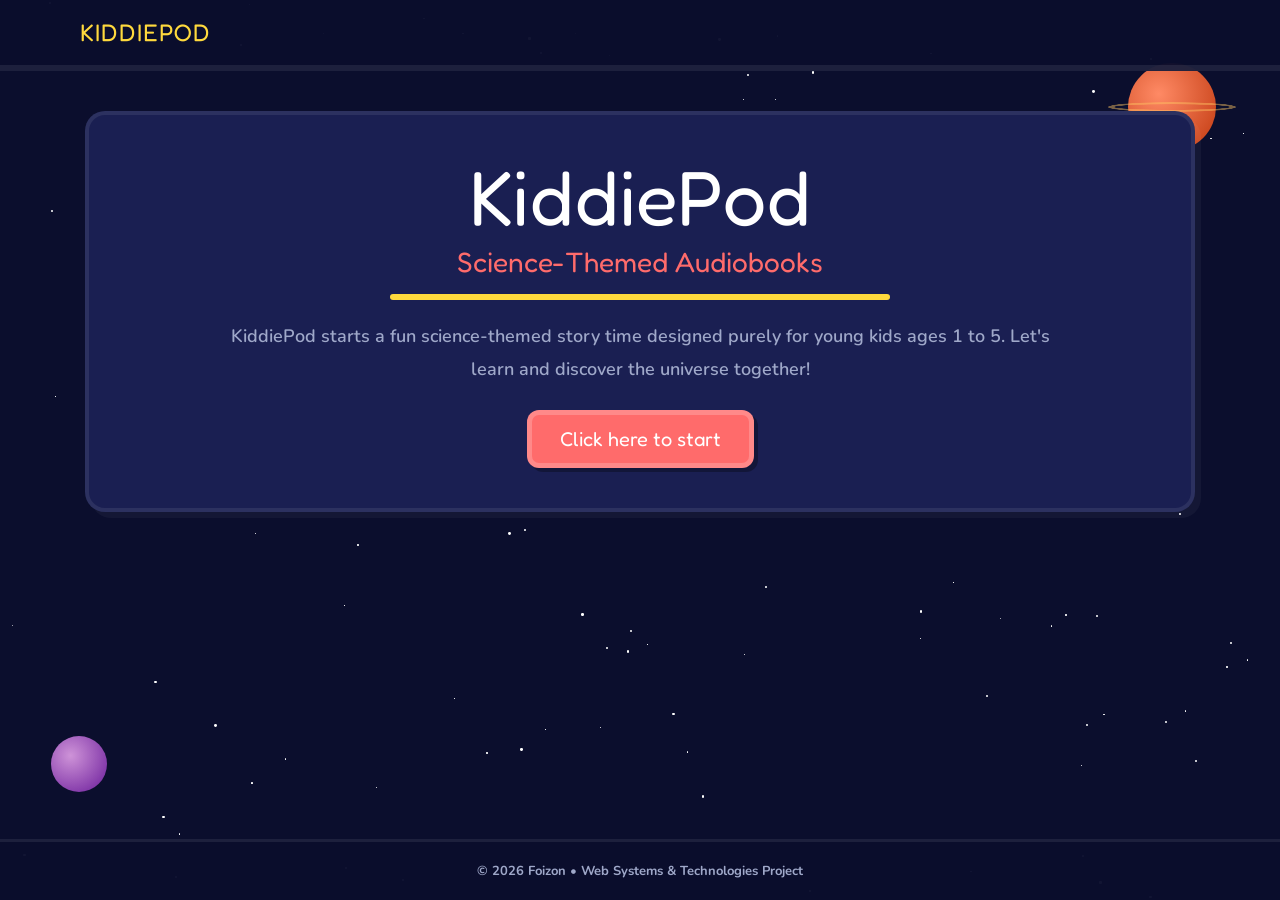
<file: index.html>
<!DOCTYPE html>
<html lang="en">
<head>
  <meta charset="UTF-8" />
  <meta name="viewport" content="width=device-width, initial-scale=1.0"/>
  <title>KiddiePod — Welcome</title>
  <link rel="preconnect" href="https://fonts.googleapis.com">
  <link rel="preconnect" href="https://fonts.gstatic.com" crossorigin>
  <link href="https://fonts.googleapis.com/css2?family=Fredoka+One&family=Nunito:wght@400;600;700;900&display=swap" rel="stylesheet">
  <link rel="stylesheet" href="style.css">
  <style>
    .screen { display: none; }
    .screen.active { display: block; }
  </style>
</head>
<body>

  <!-- Stars & Planets -->
  <div class="stars" id="stars"></div>
  <div class="planet planet-1"><div class="planet-ring"></div></div>
  <div class="planet planet-2"></div>

  <!-- Header -->
  <header class="site-header">
    <a class="logo" href="index.html">KiddiePod</a>
    <nav class="header-nav">
      <span class="nav-crumb active" id="crumb-welcome">Welcome</span>
      <span class="nav-sep">›</span>
      <span class="nav-crumb" id="crumb-vision">Vision</span>
      <span class="nav-sep">›</span>
      <span class="nav-crumb">Characters</span>
      <span class="nav-sep">›</span>
      <span class="nav-crumb">Stories</span>
    </nav>
  </header>

  <div class="page-wrap">
    <main class="center-main">

      <!-- ── SCREEN 1: WELCOME ── -->
      <div id="screen-welcome" class="screen active">
        <div class="pod-card">
          <h2 class="welcome-title">KiddiePod</h2>
          <p class="welcome-sub">Science-Themed Audiobooks</p>
          <div class="cute-divider"></div>
          <p class="welcome-body">
            KiddiePod starts a fun science-themed story time designed purely for young kids ages 1 to 5.
            Let's learn and discover the universe together!
          </p>
          <button class="action-button" onclick="goToVision()">Click here to start</button>
        </div>
      </div>

      <!-- ── SCREEN 2: VISION & MISSION ── -->
      <div id="screen-vision" class="screen">
        <div class="pod-card">
          <h2 class="section-heading">Our Vision & Mission</h2>
          <div class="cute-divider"></div>

          <div class="split-box-layout">
            <div class="bubble-info-box yellow-box">
              <h3 class="box-heading">Our Vision</h3>
              <p class="box-body">
                At <strong>Foizon</strong>, we promise to make every household a beautiful classroom space.
                Through our app <strong>KiddiePod</strong>, we give toddlers fun science-themed story books to easily listen to!
              </p>
            </div>
            <div class="bubble-info-box green-box">
              <h3 class="box-heading">Our Mission</h3>
              <p class="box-body">
                By listening to creative audiobooks about nature, cute biology, and modern inventions,
                small kids expand their brain potential and easily build their own dreams!
              </p>
            </div>
          </div>

          <button class="action-button" onclick="window.location.href='character.html'">I AM READY!</button>
          <button class="back-link" onclick="goToWelcome()">◄ Back to Home</button>
        </div>
      </div>

    </main>
    <footer><p>© 2026 Foizon • Web Systems & Technologies Project</p></footer>
  </div>

  <script src="script.js"></script>
  <script>
    function goToVision() {
      document.getElementById('screen-welcome').classList.remove('active');
      document.getElementById('screen-vision').classList.add('active');
      document.getElementById('crumb-welcome').classList.remove('active');
      document.getElementById('crumb-vision').classList.add('active');
      window.scrollTo({ top: 0, behavior: 'instant' });
    }
    function goToWelcome() {
      document.getElementById('screen-vision').classList.remove('active');
      document.getElementById('screen-welcome').classList.add('active');
      document.getElementById('crumb-vision').classList.remove('active');
      document.getElementById('crumb-welcome').classList.add('active');
      window.scrollTo({ top: 0, behavior: 'instant' });
    }
  </script>
</body>
</html>
</file>
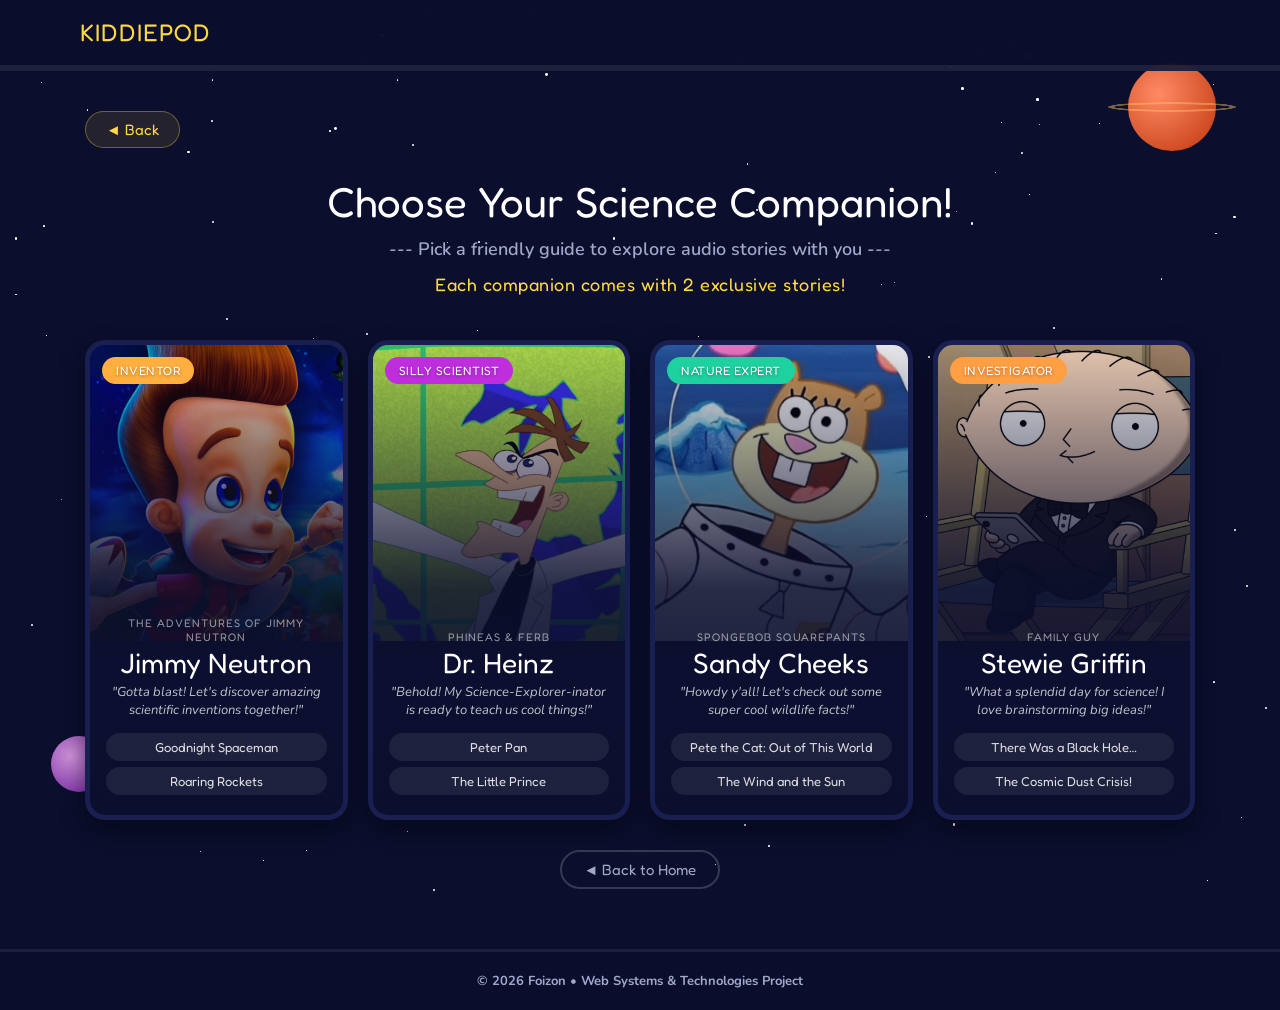
<file: character.html>
<!DOCTYPE html>
<html lang="en">
<head>
  <meta charset="UTF-8" />
  <meta name="viewport" content="width=device-width, initial-scale=1.0"/>
  <title>KiddiePod — Choose Your Companion</title>
  <link rel="stylesheet" href="style.css">
</head>
<body>

  <div class="stars" id="stars"></div>
  <div class="planet planet-1"><div class="planet-ring"></div></div>
  <div class="planet planet-2"></div>

  <header class="site-header">
    <a class="logo" href="index.html">KiddiePod</a>
    <nav class="header-nav">
      <span class="nav-crumb">Welcome</span>
      <span class="nav-sep">›</span>
      <span class="nav-crumb active">Characters</span>
      <span class="nav-sep">›</span>
      <span class="nav-crumb">Stories</span>
      <span class="nav-sep">›</span>
      <span class="nav-crumb">Play</span>
    </nav>
  </header>

  <div class="page-wrap">
    <div class="center-main">

      <a class="shelf-back-btn" href="index.html">◄ Back</a>

      <div style="text-align:center; margin-bottom: 45px;">
        <h1 class="page-title">Choose Your Science Companion!</h1>
        <p class="page-subtitle">--- Pick a friendly guide to explore audio stories with you ---</p>
        <p class="companion-story-note">Each companion comes with 2 exclusive stories!</p>
      </div>

      <div class="companion-grid companion-grid-4">

        <!-- 1. Jimmy Neutron → Goodnight Spaceman + Roaring Rockets -->
        <div class="companion-card"
             onclick="selectCompanion(this, 'Jimmy Neutron', 'characterImage/jimmy.png', '#FFAF40')">
          <img class="card-bg-img" src="characterImage/jimmy.png" alt="Jimmy Neutron">
          <div class="card-gradient"></div>
          <div class="card-inner-content">
            <span class="companion-tag" style="background:#FFAF40;">Inventor</span>
            <div class="card-text-group">
              <span class="companion-show">The Adventures of Jimmy Neutron</span>
              <h4 class="companion-name">Jimmy Neutron</h4>
              <p class="companion-quote">"Gotta blast! Let's discover amazing scientific inventions together!"</p>
              <div class="companion-books-list">
                <div class="cb-item">Goodnight Spaceman</div>
                <div class="cb-item">Roaring Rockets</div>
              </div>
            </div>
          </div>
        </div>

        <!-- 2. Dr. Heinz → Peter Pan + The Little Prince -->
        <div class="companion-card"
             onclick="selectCompanion(this, 'Dr. Heinz', 'characterImage/drheinz.png', '#BE2EDD')">
          <img class="card-bg-img" src="characterImage/drheinz.png" alt="Dr. Heinz Doofenshmirtz">
          <div class="card-gradient"></div>
          <div class="card-inner-content">
            <span class="companion-tag" style="background:#BE2EDD;">Silly Scientist</span>
            <div class="card-text-group">
              <span class="companion-show">Phineas &amp; Ferb</span>
              <h4 class="companion-name">Dr. Heinz</h4>
              <p class="companion-quote">"Behold! My Science-Explorer-inator is ready to teach us cool things!"</p>
              <div class="companion-books-list">
                <div class="cb-item">Peter Pan</div>
                <div class="cb-item">The Little Prince</div>
              </div>
            </div>
          </div>
        </div>

        <!-- 3. Sandy Cheeks → Pete the Cat + The Wind and the Sun -->
        <div class="companion-card"
             onclick="selectCompanion(this, 'Sandy Cheeks', 'characterImage/sandy.png', '#1DD1A1')">
          <img class="card-bg-img" src="characterImage/sandy.png" alt="Sandy Cheeks">
          <div class="card-gradient"></div>
          <div class="card-inner-content">
            <span class="companion-tag" style="background:#1DD1A1;">Nature Expert</span>
            <div class="card-text-group">
              <span class="companion-show">SpongeBob SquarePants</span>
              <h4 class="companion-name">Sandy Cheeks</h4>
              <p class="companion-quote">"Howdy y'all! Let's check out some super cool wildlife facts!"</p>
              <div class="companion-books-list">
                <div class="cb-item">Pete the Cat: Out of This World</div>
                <div class="cb-item">The Wind and the Sun</div>
              </div>
            </div>
          </div>
        </div>

        <!-- 4. Stewie Griffin → Black Hole + Cosmic Dust Crisis -->
        <div class="companion-card"
             onclick="selectCompanion(this, 'Stewie Griffin', 'characterImage/stewie.png', '#FF9F43')">
          <img class="card-bg-img" src="characterImage/stewie.png" alt="Stewie Griffin">
          <div class="card-gradient"></div>
          <div class="card-inner-content">
            <span class="companion-tag" style="background:#FF9F43;">Investigator</span>
            <div class="card-text-group">
              <span class="companion-show">Family Guy</span>
              <h4 class="companion-name">Stewie Griffin</h4>
              <p class="companion-quote">"What a splendid day for science! I love brainstorming big ideas!"</p>
              <div class="companion-books-list">
                <div class="cb-item">There Was a Black Hole…</div>
                <div class="cb-item">The Cosmic Dust Crisis!</div>
              </div>
            </div>
          </div>
        </div>

      </div><!-- /companion-grid -->

      <div id="popupProceed" class="popup-panel">
        <button id="btnProceedLabel" class="popup-btn" onclick="proceedToShelf()">
          Start Adventure! ^^
        </button>
      </div>

      <a class="back-link" href="index.html">◄ Back to Home</a>

    </div>
    <footer><p>© 2026 Foizon • Web Systems & Technologies Project</p></footer>
  </div>

  <script src="script.js"></script>
</body>
</html>
</file>
<file: style.css>
@import url('https://fonts.googleapis.com/css2?family=Fredoka+One&family=Nunito:wght@400;600;700&display=swap');

*, *::before, *::after {
  box-sizing: border-box;
  margin: 0;
  padding: 0;
}

:root {
  --space-dark: #0b0e2d;
  --space-card: #1a1f52;
  --space-card-2: #141840;
  --space-mid: #12163a;
  --accent-yellow: #FFD93D;
  --accent-red: #FF6B6B;
  --accent-teal: #1DD1A1;
  --text-light: #e8eaff;
  --text-muted: #9fa8c9;
  --border-glow: rgba(255,255,255,0.08);
  
  --font-title: 'Fredoka One', cursive, sans-serif;
  --font-body: 'Nunito', sans-serif;
}

body {
  background-color: var(--space-dark);
  font-family: var(--font-body);
  min-height: 100vh;
  display: flex;
  flex-direction: column;
  overflow-x: hidden;
  color: var(--text-light);
}

.stars {
  position: fixed;
  inset: 0;
  pointer-events: none;
  z-index: 0;
  overflow: hidden;
}

.star {
  position: absolute;
  border-radius: 50%;
  background: #fff;
  animation: twinkle 3s infinite alternate;
}

@keyframes twinkle {
  from { opacity: 0.2; transform: scale(1); }
  to { opacity: 1; transform: scale(1.5); }
}

.planet {
  position: fixed;
  border-radius: 50%;
  pointer-events: none;
  z-index: 0;
  animation: floatY 6s ease-in-out infinite alternate;
}

.planet-1 {
  width: 88px;
  height: 88px;
  background: radial-gradient(circle at 35% 35%, #ff8a65, #bf360c);
  top: 7%;
  right: 5%;
}

.planet-2 {
  width: 56px;
  height: 56px;
  background: radial-gradient(circle at 35% 35%, #ce93d8, #6a1b9a);
  bottom: 12%;
  left: 4%;
  animation-delay: 2s;
}

.planet-ring {
  position: absolute;
  width: 128px;
  height: 28px;
  border: 6px solid rgba(255,200,100,0.45);
  border-radius: 50%;
  top: 50%;
  left: 50%;
  transform: translate(-50%,-50%) rotateX(70deg);
}

@keyframes floatY {
  from { transform: translateY(0); }
  to { transform: translateY(-16px); }
}

/* ==========================================================================
   NAVIGATION & SITE HEADER (STRICT CLEANUP)
   ========================================================================== */

.site-header {
  position: relative;
  z-index: 10;
  padding: 18px 80px;
  border-bottom: 6px solid var(--border-glow);
  background: rgba(11,14,45,0.97);
  display: flex;
  align-items: center;
  justify-content: space-between;
}

.logo {
  font-family: var(--font-title) !important;
  font-weight: normal !important;
  font-size: 24px;
  color: var(--accent-yellow);
  letter-spacing: 1px;
  text-transform: uppercase;
  text-decoration: none;
}

.header-nav, 
.nav-crumb, 
.nav-sep, 
.header-nav a {
  display: none !important;
  opacity: 0 !important;
  visibility: hidden !important;
  pointer-events: none !important;
}

footer {
  position: relative;
  z-index: 10;
  background: rgba(11,14,45,0.97);
  border-top: 3px solid var(--border-glow);
  padding: 20px;
  text-align: center;
  font-family: var(--font-body);
  font-size: 13px;
  font-weight: 700;
  color: var(--text-muted);
  margin-top: auto;
}

/* ==========================================================================
   MAIN CONTENT PAGES
   ========================================================================== */

.page-wrap {
  position: relative;
  z-index: 1;
  flex: 1;
  display: flex;
  flex-direction: column;
}

.center-main {
  flex: 1;
  width: 100%;
  max-width: 1150px;
  margin: 0 auto;
  padding: 40px 20px 60px;
}

.pod-card {
  background-color: var(--space-card);
  border: 4px solid var(--border-glow);
  border-radius: 20px;
  padding: 40px 30px;
  text-align: center;
  box-shadow: 6px 6px 0px rgba(255,255,255,0.04);
}

.welcome-title {
  font-family: var(--font-title) !important;
  font-weight: normal !important;
  font-size: clamp(48px, 6vw, 96px);
  color: #fff;
  line-height: 1.1;
}

.welcome-sub {
  font-family: var(--font-title) !important;
  font-weight: normal !important;
  font-size: clamp(20px, 2.5vw, 28px);
  color: var(--accent-red);
  margin-top: 6px;
}

.welcome-body {
  font-family: var(--font-body);
  font-size: clamp(15px, 1.8vw, 18px);
  line-height: 1.8;
  color: var(--text-muted);
  max-width: 850px;
  margin: 0 auto 15px auto;
  font-weight: 600;
}

.cute-divider {
  height: 6px;
  width: 500px;
  background-color: var(--accent-yellow);
  margin: 15px auto 20px auto;
  border-radius: 10px;
}

.section-heading {
  font-family: var(--font-title) !important;
  font-weight: normal !important;
  font-size: clamp(24px, 4vw, 36px);
  color: #fff;
}

.page-title {
  font-family: var(--font-title) !important;
  font-weight: normal !important;
  font-size: clamp(28px, 5vw, 42px);
  color: #fff;
  text-align: center;
  margin-bottom: 10px;
}

.page-subtitle {
  font-family: var(--font-body);
  font-size: clamp(14px, 1.8vw, 18px);
  color: var(--text-muted);
  text-align: center;
  margin-bottom: 12px;
  font-weight: 600;
}

/* ==========================================================================
   CHARACTER SELECTION LAYOUTS
   ========================================================================== */

.companion-story-note {
  font-family: var(--font-title) !important;
  font-weight: normal !important;
  font-size: clamp(14px, 1.8vw, 18px);
  color: var(--accent-yellow);
  text-align: center;
  margin-top: 6px;
  letter-spacing: 0.5px;
}

.split-box-layout {
  display: grid;
  grid-template-columns: 1fr;
  gap: 20px;
  margin: 35px 0;
}

@media (min-width: 600px) {
  .split-box-layout { grid-template-columns: 1fr 1fr; }
}

.bubble-info-box {
  padding: 26px;
  border: 3px solid var(--border-glow);
  border-radius: 16px;
  text-align: left;
}

.yellow-box { background-color: rgba(255,217,61,0.07); }
.green-box  { background-color: rgba(29,209,161,0.07); }

.box-heading {
  font-family: var(--font-title) !important;
  font-weight: normal !important;
  font-size: clamp(18px, 2.5vw, 24px);
  color: #fff;
  margin-bottom: 8px;
}

.box-body {
  font-family: var(--font-body);
  font-size: clamp(14px, 1.6vw, 16px);
  line-height: 1.6;
  color: var(--text-muted);
}

.box-body strong {
  color: #fff;
}

.action-button {
  background-color: var(--accent-red);
  color: #fff;
  font-family: var(--font-title) !important;
  font-weight: normal !important;
  font-size: 20px;
  padding: 12px 28px;
  border: 5px solid rgba(255,255,255,0.2);
  border-radius: 12px;
  cursor: pointer;
  box-shadow: 4px 4px 0px rgba(0,0,0,0.3);
  display: inline-block;
  margin-top: 10px;
  transition: transform 0.15s, box-shadow 0.15s;
  text-decoration: none;
}

.action-button:hover  { transform: translateY(-2px); box-shadow: 6px 6px 0px rgba(0,0,0,0.35); }
.action-button:active { transform: translateY(2px);  box-shadow: 2px 2px 0px rgba(0,0,0,0.3); }

.back-link {
  background: transparent;
  border: 2px solid rgba(255,255,255,0.18);
  color: var(--text-muted);
  font-family: var(--font-title) !important;
  font-weight: normal !important;
  font-size: 15px;
  cursor: pointer;
  padding: 8px 22px;
  border-radius: 50px;
  margin: 20px auto 0 auto;
  display: flex;
  align-items: center;
  justify-content: center;
  gap: 6px;
  width: fit-content;
  transition: border-color 0.18s, color 0.18s, transform 0.15s;
  text-decoration: none;
}

.back-link:hover {
  border-color: rgba(255,255,255,0.4);
  color: var(--text-light);
  transform: translateX(-3px);
}

.shelf-back-btn {
  font-family: var(--font-title) !important;
  font-weight: normal !important;
  font-size: 15px;
  color: var(--accent-yellow);
  background: rgba(255,217,61,0.1);
  border: 1.5px solid rgba(255,217,61,0.35);
  border-radius: 50px;
  padding: 8px 20px;
  cursor: pointer;
  margin-bottom: 28px;
  display: inline-flex;
  align-items: center;
  gap: 6px;
  transition: background 0.18s, transform 0.15s;
  text-decoration: none;
}

.shelf-back-btn:hover {
  background: rgba(255,217,61,0.2);
  transform: translateX(-3px);
}

.companion-grid {
  display: grid;
  grid-template-columns: repeat(auto-fill, minmax(280px, 1fr));
  gap: 20px;
  margin: 10px 0 30px;
}

.companion-grid-4 {
  grid-template-columns: repeat(auto-fill, minmax(260px, 1fr));
}

@media (min-width: 900px) {
  .companion-grid-4 { grid-template-columns: repeat(4, 1fr); }
}

.companion-card {
  position: relative;
  background: var(--space-card);
  border-radius: 20px;
  border: 5px solid transparent;
  overflow: hidden;
  cursor: pointer;
  box-shadow: 0 10px 24px rgba(0,0,0,0.4);
  transition: transform 0.22s cubic-bezier(0.175, 0.885, 0.32, 1.275), box-shadow 0.22s ease, border-color 0.2s;
  height: 480px;
}

.companion-card:hover {
  transform: translateY(-6px) scale(1.02);
  box-shadow: 0 18px 40px rgba(0,0,0,0.55);
}

.companion-card.selected-active {
  outline: 4px solid var(--accent-yellow);
  outline-offset: 2px;
  transform: translateY(-4px);
}

.card-bg-img {
  position: absolute;
  top: 0;
  left: 50%;
  transform: translateX(-50%);
  width: auto;
  height: 63%;
  object-fit: contain;
  object-position: top center;
  filter: drop-shadow(0 6px 18px rgba(0,0,0,0.7));
  transition: transform 0.4s ease;
  z-index: 1;
}

.companion-card:hover .card-bg-img {
  transform: translateX(-50%) scale(1.05);
}

.card-gradient {
  position: absolute;
  inset: 0;
  background: linear-gradient(to top, rgba(11,14,45,1) 0%, rgba(11,14,45,0.88) 48%, rgba(11,14,45,0.1) 100%);
  z-index: 2;
}

.card-inner-content {
  position: absolute;
  inset: 0;
  display: flex;
  flex-direction: column;
  justify-content: flex-end;
  padding: 16px 16px 20px;
  gap: 8px;
  z-index: 3;
}

.companion-tag {
  position: absolute;
  top: 12px;
  left: 12px;
  font-family: var(--font-title) !important;
  font-weight: normal !important;
  font-size: 12px;
  text-transform: uppercase;
  letter-spacing: 0.5px;
  padding: 6px 14px;
  border-radius: 20px;
  color: #fff;
  text-shadow: 0 1px 3px rgba(0,0,0,0.4);
}

.card-text-group {
  display: flex;
  flex-direction: column;
  gap: 4px;
  text-align: center;
  align-items: center;
}

.companion-show {
  font-family: var(--font-title) !important;
  font-weight: normal !important;
  font-size: 11px;
  text-transform: uppercase;
  letter-spacing: 1px;
  color: rgba(255,255,255,0.55);
  text-align: center;
}

.companion-name {
  font-family: var(--font-title) !important;
  font-weight: normal !important;
  font-size: 28px;
  color: #fff;
  line-height: 1.1;
  text-align: center;
}

.companion-quote {
  font-family: var(--font-body);
  font-size: 13px;
  color: rgba(255,255,255,0.75);
  line-height: 1.4;
  font-style: italic;
  text-align: center;
  margin-bottom: 6px;
}

.companion-books-list {
  display: flex;
  flex-direction: column;
  gap: 6px;
  width: 100%;
  margin-top: 4px;
}

.cb-item {
  font-family: var(--font-title) !important;
  font-weight: normal !important;
  font-size: 13px;
  color: rgba(255,255,255,0.85);
  background: rgba(255,255,255,0.08);
  border-radius: 20px;
  padding: 6px 12px;
  text-align: center;
  white-space: nowrap;
  overflow: hidden;
  text-overflow: ellipsis;
}

.companion-books-preview {
  margin-top: 6px;
  font-family: var(--font-title) !important;
  font-weight: normal !important;
  font-size: 11px;
  color: rgba(255,255,255,0.65);
  background: rgba(255,255,255,0.1);
  border-radius: 20px;
  padding: 4px 12px;
  display: inline-block;
}

.popup-panel {
  display: none;
  background: var(--space-card);
  border: 3px solid rgba(255,255,255,0.1);
  border-radius: 16px;
  padding: 20px 24px;
  margin-bottom: 20px;
  text-align: center;
}

.popup-panel.visible {
  display: block;
  animation: fadeSlideUp 0.3s ease;
}

@keyframes fadeSlideUp {
  from { opacity: 0; transform: translateY(12px); }
  to { opacity: 1; transform: translateY(0); }
}

.popup-btn {
  width: 100%;
  font-size: 18px;
  padding: 14px 20px;
  border-radius: 12px;
  margin-top: 0;
  border: 3px solid rgba(255,255,255,0.2);
  color: #fff;
  font-family: var(--font-title) !important;
  font-weight: normal !important;
  cursor: pointer;
  transition: transform 0.15s, filter 0.15s;
}

.popup-btn:hover {
  transform: translateY(-2px);
  filter: brightness(1.1);
}

/* ==========================================================================
   STORY SHELF ARCHITECTURE (FIXED BOOK COVER BLOCKS)
   ========================================================================== */

.innerpage-main {
  flex: 1;
  max-width: 1100px;
  margin: 0 auto;
  padding: 40px 24px 60px;
  width: 100%;
}

.innerpage-main .page-subtitle {
  margin-bottom: 24px;
}

.shelf-wrap {
  display: flex;
  flex-direction: column;
}

.shelf-plank {
  background: linear-gradient(180deg, #8d5524 0%, #6d4c41 60%, #4e342e 100%);
  height: 18px;
  border-radius: 4px;
  box-shadow: 0 6px 16px rgba(0,0,0,0.5);
  position: relative;
}

.shelf-plank::before {
  content: '';
  position: absolute;
  top: 3px;
  left: 10px;
  right: 10px;
  height: 3px;
  background: rgba(255,255,255,0.12);
  border-radius: 2px;
}

.books-grid {
  display: grid;
  grid-template-columns: repeat(4, 1fr);
  gap: 20px;
  margin-bottom: 10px;
  justify-content: center;
  justify-items: center;
}

@media (max-width: 820px) {
  .books-grid { grid-template-columns: repeat(2,1fr); }
}

@media (max-width: 480px) {
  .books-grid { grid-template-columns: 1fr; }
}

.book-card {
  background: var(--space-card);
  border-radius: 20px;
  overflow: hidden;
  cursor: pointer;
  transition: transform 0.22s ease, box-shadow 0.22s ease;
  display: flex;
  flex-direction: column;
  position: relative;
}

.book-card:hover {
  transform: translateY(-8px) scale(1.02);
  box-shadow: 0 16px 40px rgba(0,0,0,0.55);
}

.book-card::before {
  content: '';
  position: absolute;
  left: 0;
  top: 0;
  bottom: 0;
  width: 7px;
  border-radius: 20px 0 0 20px;
  background: var(--spine-color, #FFD93D);
}

.genre-badge {
  position: absolute;
  top: 14px;
  right: 14px;
  font-family: var(--font-title) !important;
  font-weight: normal !important;
  font-size: 11px;
  letter-spacing: 0.5px;
  text-transform: uppercase;
  padding: 4px 10px;
  border-radius: 20px;
  background: var(--badge-bg, #FFD93D);
  color: var(--badge-color, #5a3e00);
  z-index: 5;
}

.book-cover {
  width: 100%;
  height: 240px; 
  background: var(--cover-bg, #1e2460);
  overflow: hidden;
  display: flex;
  align-items: center;
  justify-content: center;
  padding-left: 7px;
}

.book-cover img {
  width: 100%;
  height: 100%;
  object-fit: cover;
  display: block;
}

.book-card .book-info {
  padding: 14px 14px 18px 18px;
  flex: 1;
  display: flex;
  flex-direction: column;
  gap: 4px;
}

.book-series {
  font-family: var(--font-title) !important;
  font-weight: normal !important;
  font-size: 11px;
  text-transform: uppercase;
  letter-spacing: 1px;
  color: var(--series-color, #FFD93D);
}

.book-card .book-title {
  font-family: var(--font-title) !important;
  font-weight: normal !important;
  font-size: 18px;
  color: #fff;
  line-height: 1.2;
  margin-top: 2px;
}

.book-author {
  font-family: var(--font-body);
  font-size: 13px;
  color: var(--text-muted);
  margin-bottom: 5px;
  font-weight: 600;
}

.book-desc {
  font-family: var(--font-body);
  font-size: 12px;
  color: var(--text-muted);
  line-height: 1.5;
  font-style: italic;
}

/* ==========================================================================
   STORY DISPLAY DETAILS (INNER VIEWPORTS RECOVERY)
   ========================================================================== */

.story-main {
  position: relative;
  flex: 1;
  max-width: 1000px;
  margin: 0 auto;
  padding: 32px 24px 60px;
  width: 100%;
}

.story-content {
  display: flex;
  gap: 40px;
  align-items: flex-start;
}

@media (max-width: 680px) {
  .story-content { flex-direction: column; align-items: center; }
}

.book-frame {
  flex-shrink: 0;
  width: 320px;
  height: 380px;
  border-radius: 16px;
  overflow: hidden;
  box-shadow: 0 12px 36px rgba(0,0,0,0.5);
  border: 2px solid var(--border-glow);
  background: var(--space-card-2);
}

#detailCover {
  width: 100%;
  height: 100%;
  object-fit: cover;
  display: block;
}

.book-info-detail {
  flex: 1;
  display: flex;
  flex-direction: column;
  gap: 12px;
}

.detail-series {
  font-family: var(--font-title) !important;
  font-weight: normal !important;
  font-size: 18px;
  text-transform: uppercase;
  letter-spacing: 1px;
  color: var(--accent-yellow);
}

.detail-title {
  font-family: var(--font-title) !important;
  font-weight: normal !important;
  font-size: 32px;
  color: #fff;
  line-height: 1.2;
}

.detail-author {
  font-family: var(--font-body);
  font-size: 15px;
  color: var(--text-muted);
  font-weight: 600;
}

.audio-section {
  display: flex;
  align-items: center;
  gap: 16px;
  margin-top: 4px;
}

.audio-btn {
  width: 50px;
  height: 50px;
  border-radius: 50%;
  border: none;
  background: var(--accent-yellow);
  color: #3d2800;
  font-size: 16px;
  cursor: pointer;
  display: flex;
  align-items: center;
  justify-content: center;
  transition: transform 0.15s, background 0.15s;
  box-shadow: 0 4px 16px rgba(255,213,79,0.35);
  flex-shrink: 0;
}

.audio-btn:hover {
  transform: scale(1.1);
  background: #ffe082;
}

.duration {
  font-family: var(--font-body);
  font-size: 12px;
  color: var(--text-muted);
  font-weight: 700;
}

.summary {
  font-family: var(--font-body);
  font-size: 16px;
  color: var(--text-muted);
  line-height: 1.7;
  max-width: 560px;
}

.spaceship-deco {
  position: absolute;
  bottom: 20px;
  right: 24px;
  font-size: 46px;
  animation: floatY 5s ease-in-out infinite alternate;
  opacity: 0.3;
  pointer-events: none;
}

/* ==========================================================================
   GUIDE BANNER COMPONENTS
   ========================================================================== */

.guide-banner {
  display: none;
  position: relative;
  z-index: 10;
  width: 100%;
  border-bottom: 2px solid rgba(255,255,255,0.07);
  animation: bannerEntrance 0.5s cubic-bezier(0.175, 0.885, 0.32, 1.275) both;
}

.guide-banner.visible {
  display: block;
}

@keyframes bannerEntrance {
  from { opacity: 0; transform: translateY(-16px); }
  to { opacity: 1; transform: translateY(0); }
}

.guide-banner-inner {
  max-width: 1150px;
  margin: 0 auto;
  padding: 10px 28px;
  display: flex;
  align-items: center;
  gap: 14px;
  background: linear-gradient(90deg,
    rgba(11,14,45,0) 0%,
    rgba(var(--guide-rgb, 255,217,61), 0.08) 50%,
    rgba(11,14,45,0) 100%
  );
}

.guide-banner-img {
  width: 64px;
  height: 78px;
  object-fit: contain;
  object-position: center center;
  filter: drop-shadow(0 4px 10px rgba(0,0,0,0.5));
  flex-shrink: 0;
  transition: transform 0.2s ease;
}

.guide-banner-img:hover {
  transform: scale(1.08) translateY(-3px);
}

.guide-banner-text {
  display: flex;
  flex-direction: column;
  gap: 3px;
}

.guide-banner-label {
  font-family: var(--font-title) !important;
  font-weight: normal !important;
  font-size: 11px;
  text-transform: uppercase;
  letter-spacing: 1px;
  color: var(--guide-color, var(--accent-yellow));
}

.guide-banner-name {
  font-family: var(--font-title) !important;
  font-weight: normal !important;
  font-size: 18px;
  color: #fff;
  line-height: 1.2;
}

.guide-banner-speech {
  font-family: var(--font-body);
  font-size: 13px;
  color: var(--text-muted);
  font-style: italic;
  max-width: 480px;
  line-height: 1.4;
}

/* ==========================================================================
   AUDIO CONTROLLER SYSTEM
   ========================================================================== */

.audio-player-box {
  background: rgba(255,255,255,0.04);
  border: 2px solid rgba(255,255,255,0.1);
  border-radius: 18px;
  padding: 18px 20px 16px;
  display: flex;
  flex-direction: column;
  gap: 14px;
  margin-top: 6px;
}

.audio-top-row {
  display: flex;
  align-items: center;
  gap: 14px;
}

.time-display {
  display: flex;
  align-items: center;
  gap: 4px;
  font-family: var(--font-body);
  font-size: 15px;
  font-weight: 700;
  color: var(--text-light);
  min-width: 80px;
}

.time-sep {
  color: var(--text-muted);
}

.duration-pill {
  margin-left: auto;
  font-family: var(--font-body);
  font-size: 11px;
  font-weight: 700;
  color: var(--text-muted);
  background: rgba(255,255,255,0.07);
  border-radius: 20px;
  padding: 4px 12px;
}

.progress-wrap {
  position: relative;
  height: 20px;
  cursor: pointer;
  display: flex;
  align-items: center;
  user-select: none;
  touch-action: none;
}

.progress-bg {
  position: absolute;
  width: 100%;
  height: 6px;
  background: rgba(255,255,255,0.12);
  border-radius: 10px;
}

.progress-fill {
  position: absolute;
  height: 6px;
  width: 0%;
  background: var(--accent-yellow);
  border-radius: 10px;
  transition: width 0.1s linear;
  pointer-events: none;
}

.progress-thumb {
  position: absolute;
  width: 18px;
  height: 18px;
  border-radius: 50%;
  background: #fff;
  border: 3px solid var(--accent-yellow);
  left: 0%;
  top: 50%;
  transform: translate(-50%, -50%);
  box-shadow: 0 2px 8px rgba(255,213,79,0.5);
  transition: left 0.1s linear, transform 0.15s;
  pointer-events: none;
  cursor: grab;
}

.progress-wrap:active .progress-thumb,
.progress-wrap:hover .progress-thumb {
  transform: translate(-50%, -50%) scale(1.25);
}
</file>
